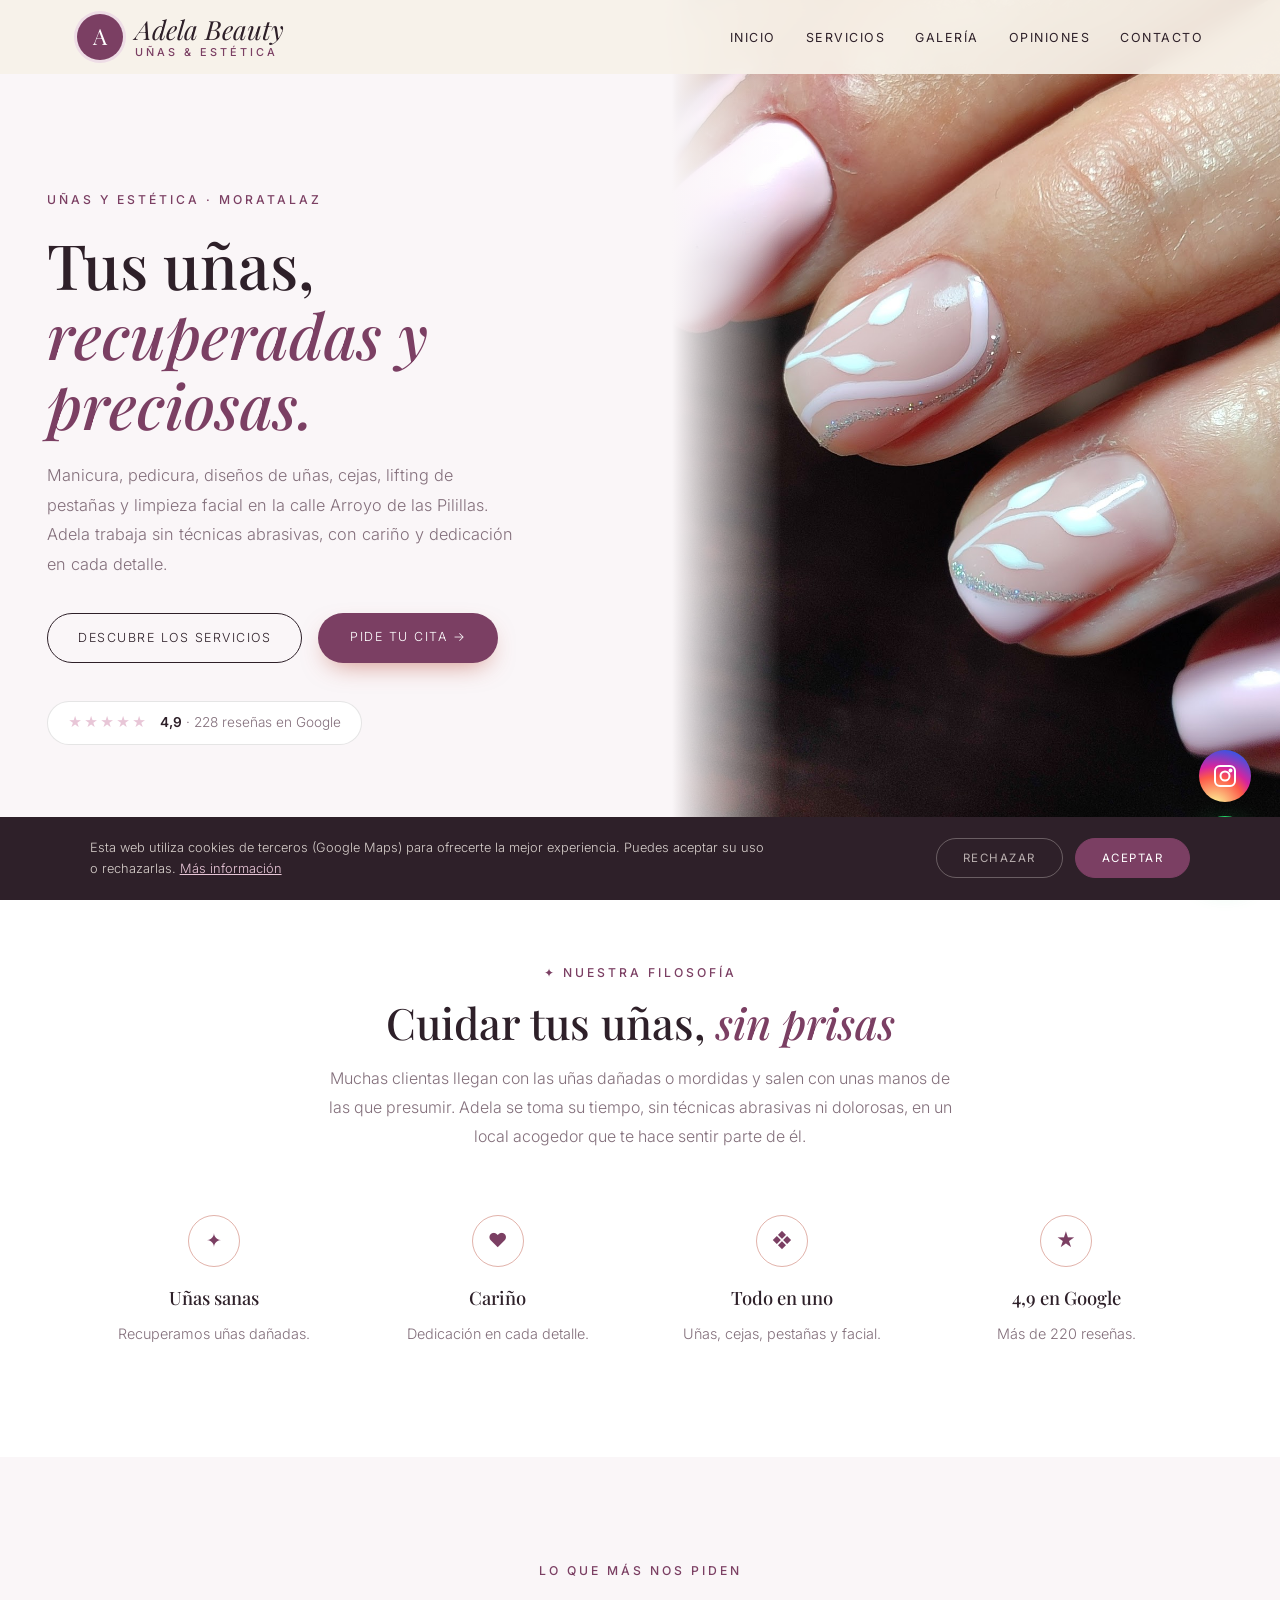
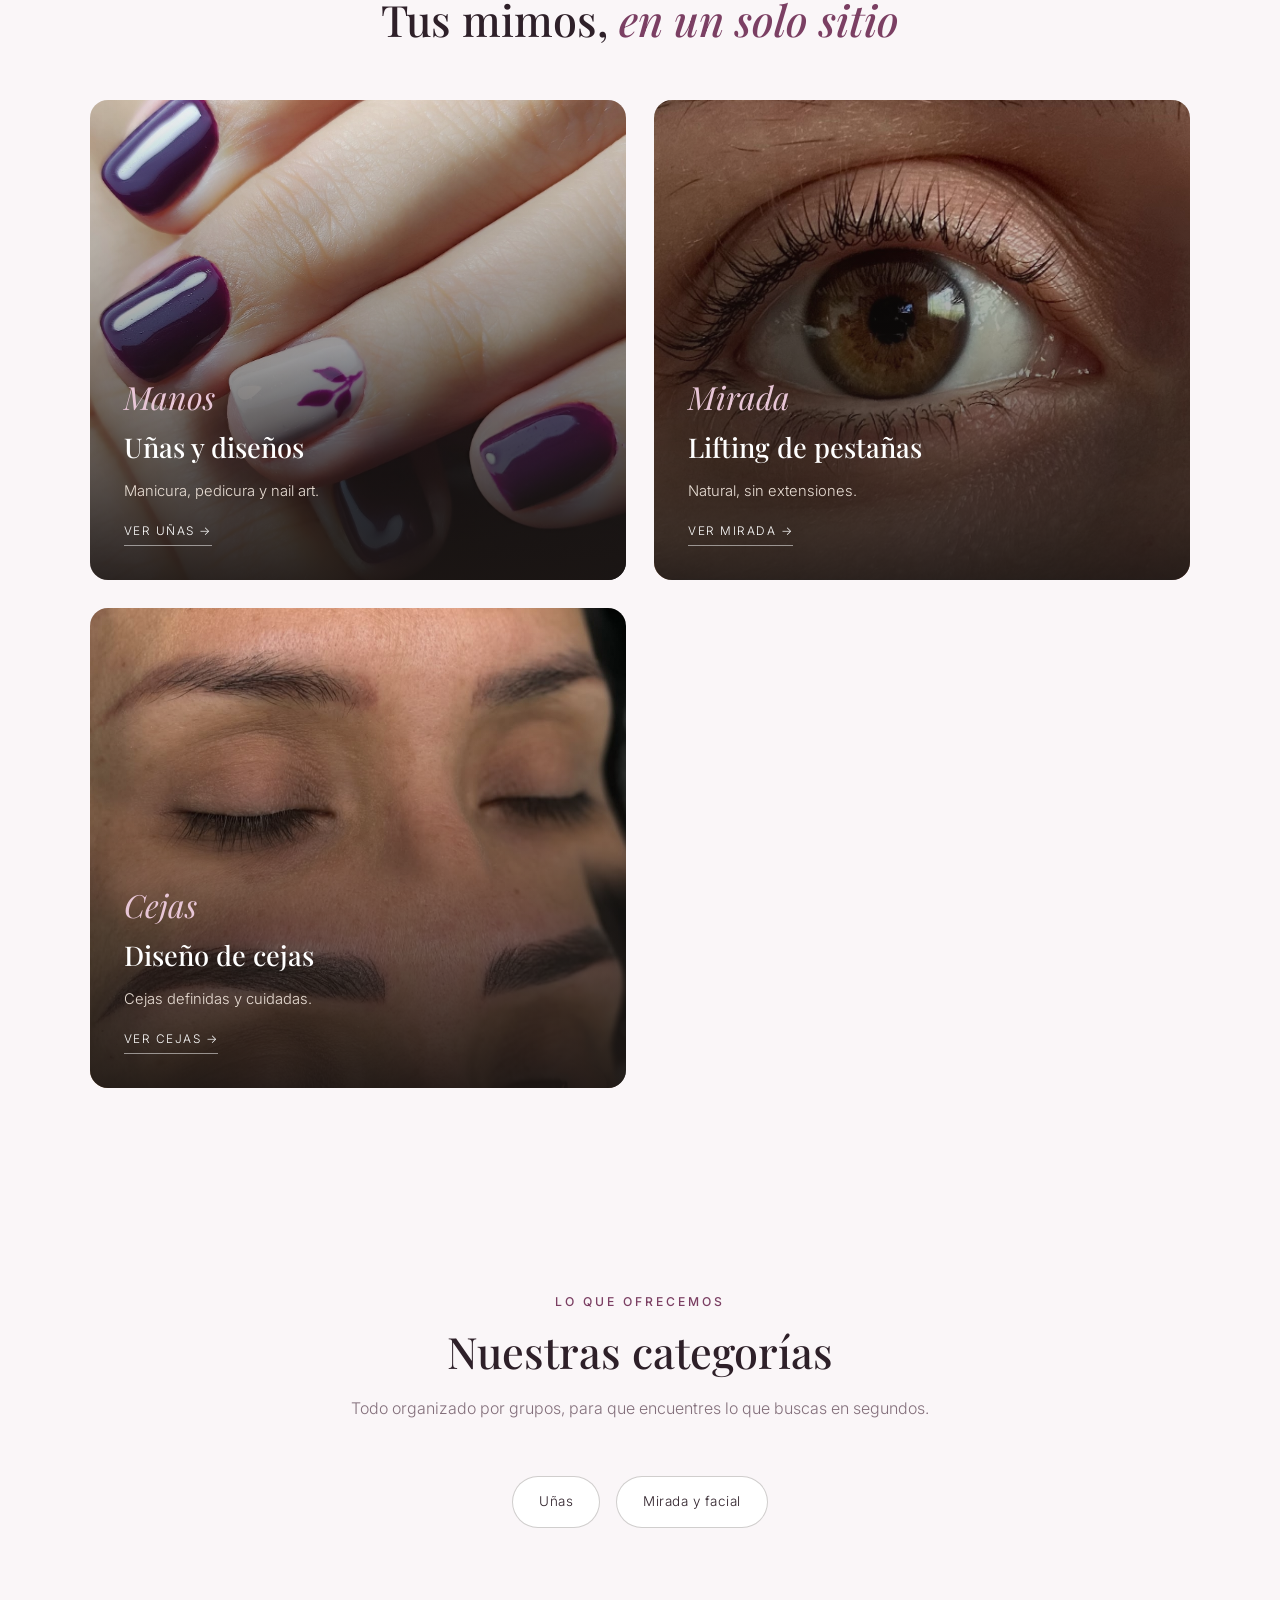
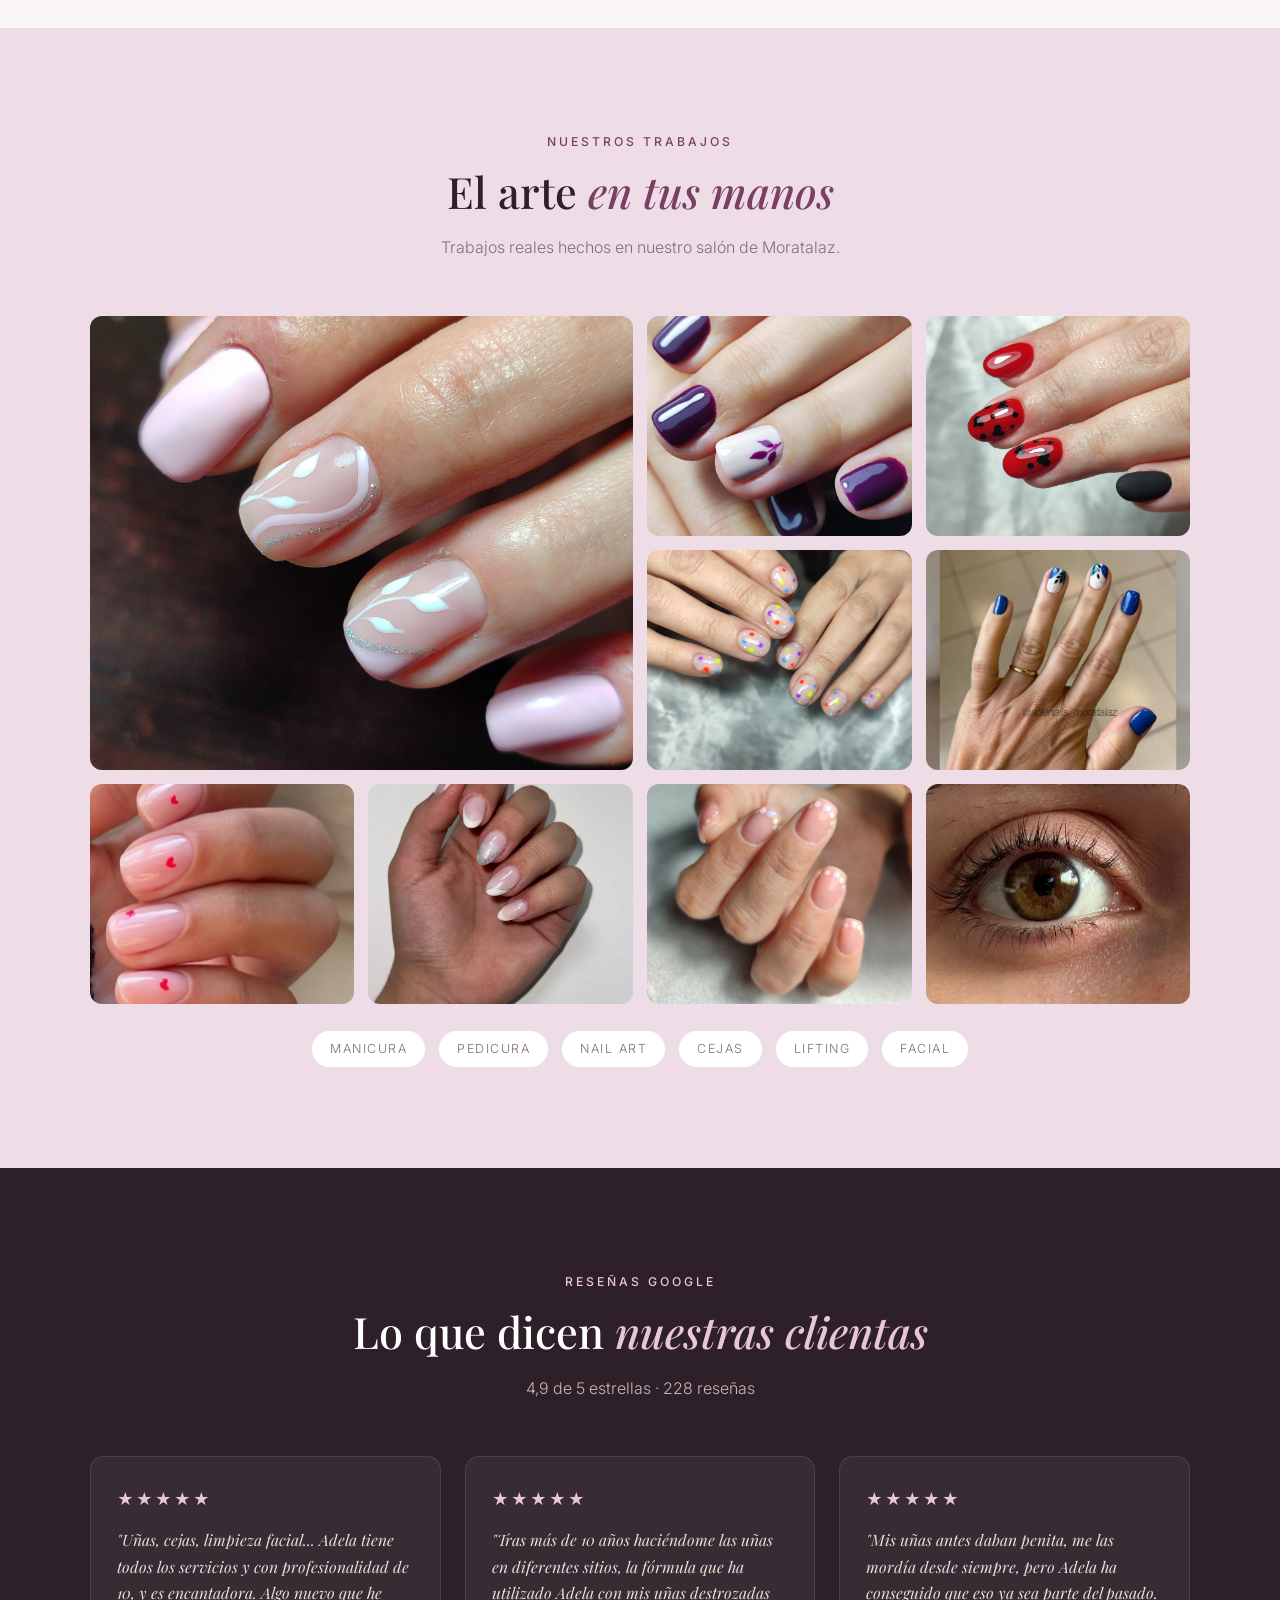
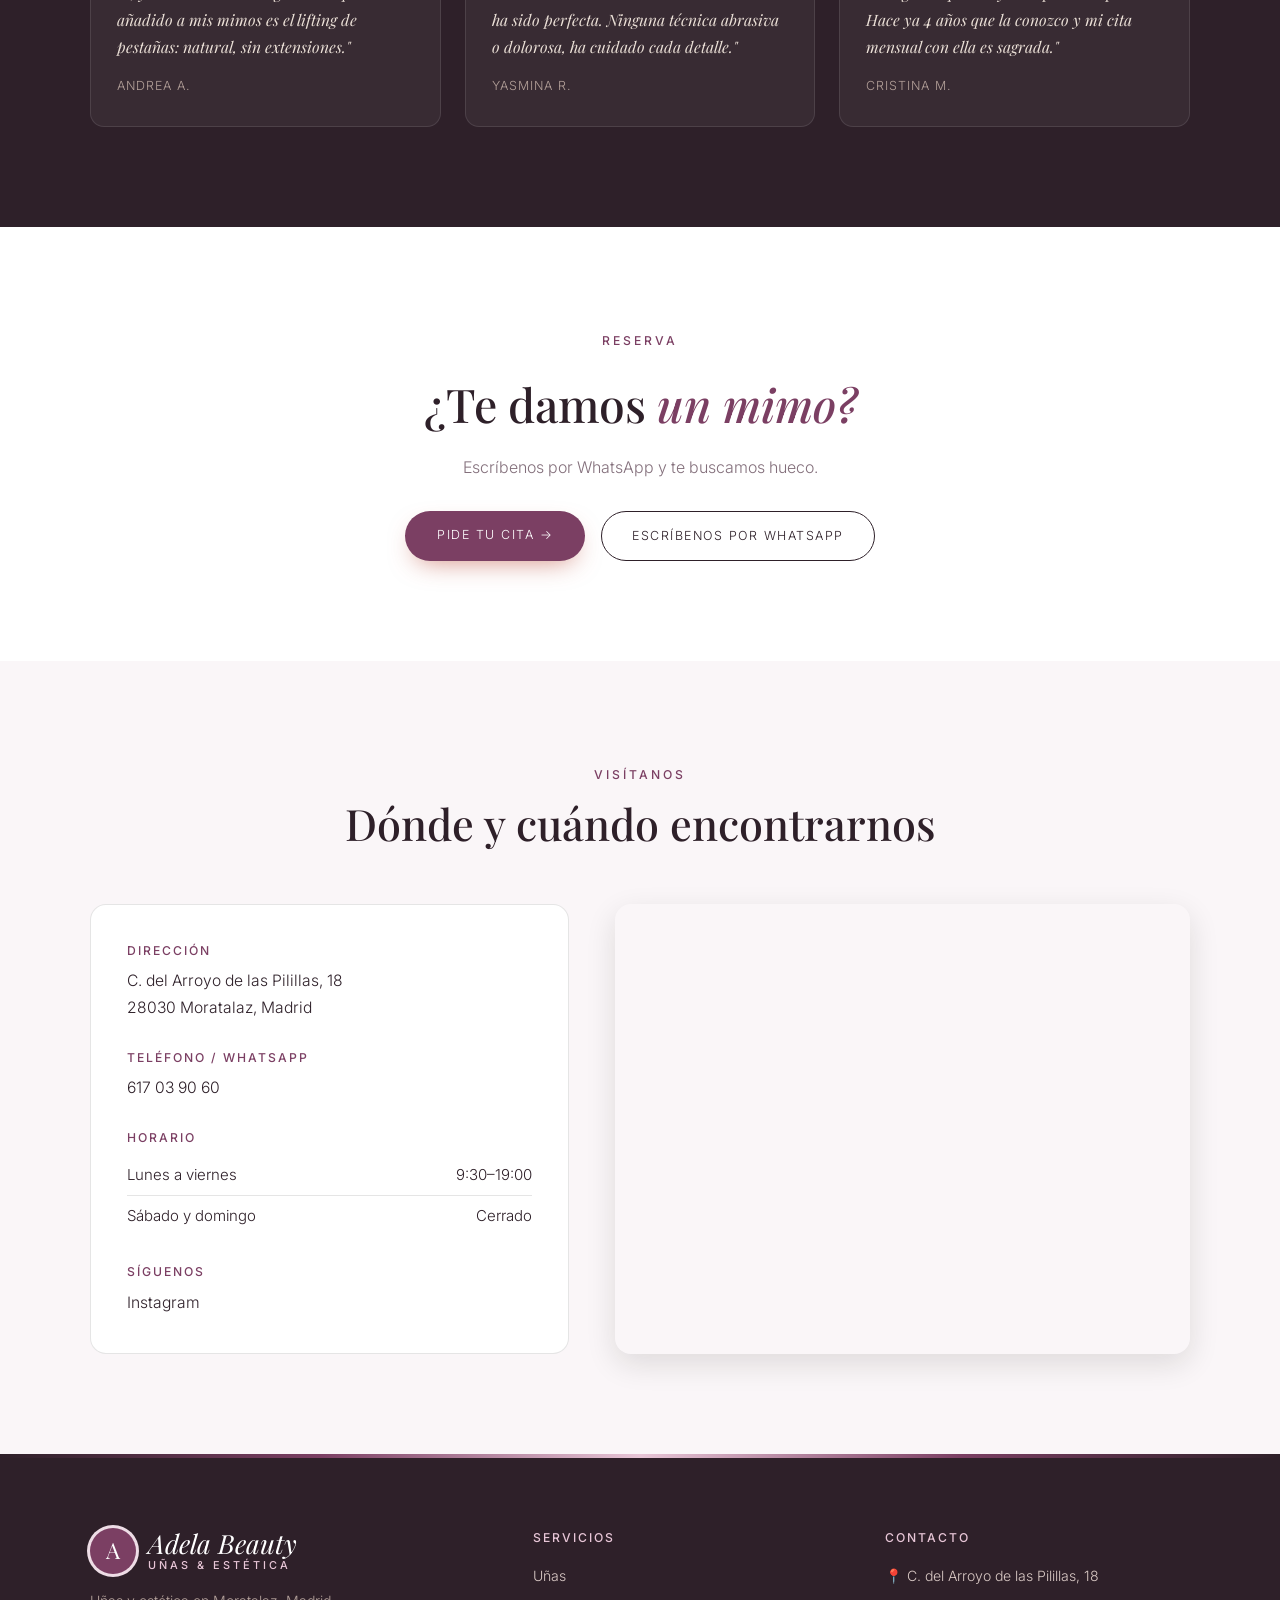
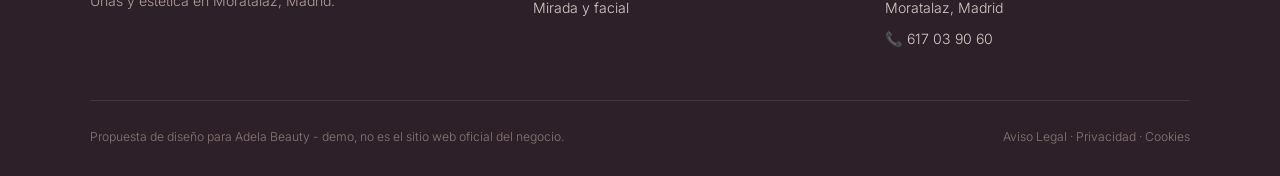
<file: index.html>
<!DOCTYPE html>
<html lang="es">
<head>
<meta charset="UTF-8">
<meta name="viewport" content="width=device-width, initial-scale=1.0">
<title>Adela Beauty — Uñas y estética en Moratalaz</title>
<meta name="description" content="Adela Beauty, salón de manicura y pedicura en C. del Arroyo de las Pilillas 18, Moratalaz (Madrid). Uñas, cejas, lifting de pestañas y limpieza facial. 4,9★ con 228 reseñas en Google.">
<meta name="theme-color" content="#2e2029">
<meta property="og:title" content="Adela Beauty · Madrid">
<meta property="og:image" content="maps_01.jpg">

<link rel="preconnect" href="https://fonts.googleapis.com"><link rel="preconnect" href="https://fonts.gstatic.com" crossorigin><link href="https://fonts.googleapis.com/css2?family=Playfair+Display:ital,wght@0,500;0,600;1,500&family=Inter:wght@300;400;500;600&display=swap" rel="stylesheet">
<link rel="stylesheet" href="styles.css">
</head>
<body>

<header id="header">
  <a href="index.html" class="logo" aria-label="Adela Beauty, inicio"><span class="logo-mark">A</span><span class="logo-text"><span class="script">Adela Beauty</span><small>uñas &amp; estética</small></span></a>
  <nav id="nav" aria-label="Navegación principal"><ul><li><a href="index.html#inicio">Inicio</a></li><li><a href="servicios.html">Servicios</a></li><li><a href="index.html#galeria">Galería</a></li><li><a href="index.html#opiniones">Opiniones</a></li><li><a href="index.html#contacto">Contacto</a></li></ul></nav><button class="nav-toggle" id="navToggle" aria-label="Abrir menú">☰</button>
</header>

<section class="hero" id="inicio">
  <div class="hero-text">
    <span class="eyebrow">Uñas y estética · Moratalaz</span>
    <h1>Tus uñas, <em>recuperadas y preciosas.</em></h1>
    <p>Manicura, pedicura, diseños de uñas, cejas, lifting de pestañas y limpieza facial en la calle Arroyo de las Pilillas. Adela trabaja sin técnicas abrasivas, con cariño y dedicación en cada detalle.</p>
    <div class="hero-ctas">
      <a href="servicios.html" class="btn-outline">Descubre los servicios</a>
      <a href="https://wa.me/34617039060?text=Hola%2C%20he%20visto%20vuestra%20web%20y%20me%20gustar%C3%ADa%20pedir%20cita%20en%20Adela%20Beauty" class="btn-solid" target="_blank" rel="noopener">Pide tu cita →</a>
    </div>
    <a class="hero-rating" href="https://www.google.com/maps/search/?api=1&query=Adela+Beauty,+Calle+del+Arroyo+de+las+Pilillas+18,+Madrid" target="_blank" rel="noopener"><span class="stars">★★★★★</span><span><strong>4,9</strong> · 228 reseñas en Google</span></a>
  </div>
  <div class="hero-img"><img src="maps_01.jpg" alt="Uñas con diseño de hojas de Adela Beauty, Moratalaz" style="object-position:center 50%;"></div>
</section>

<section class="trust">
  <div class="section-head">
    <span class="eyebrow">✦ Nuestra filosofía</span>
    <h2>Cuidar tus uñas, <em>sin prisas</em></h2>
    <p>Muchas clientas llegan con las uñas dañadas o mordidas y salen con unas manos de las que presumir. Adela se toma su tiempo, sin técnicas abrasivas ni dolorosas, en un local acogedor que te hace sentir parte de él.</p>
  </div>
  <div class="trust-grid">
    <div class="trust-card"><span class="trust-ic">✦</span><h3>Uñas sanas</h3><p>Recuperamos uñas dañadas.</p></div>
    <div class="trust-card"><span class="trust-ic">♥</span><h3>Cariño</h3><p>Dedicación en cada detalle.</p></div>
    <div class="trust-card"><span class="trust-ic">❖</span><h3>Todo en uno</h3><p>Uñas, cejas, pestañas y facial.</p></div>
    <div class="trust-card"><span class="trust-ic">★</span><h3>4,9 en Google</h3><p>Más de 220 reseñas.</p></div>
  </div>
</section>

<section class="worlds">
  <div class="section-head">
    <span class="eyebrow">Lo que más nos piden</span>
    <h2>Tus mimos, <em>en un solo sitio</em></h2>
  </div>
  <div class="worlds-grid">
    <a href="servicios.html#unas" class="world-card"><img src="maps_06.jpg" alt="Uñas y diseños"><div class="world-text"><span class="script">Manos</span><h3>Uñas y diseños</h3><p>Manicura, pedicura y nail art.</p><span class="world-link">Ver uñas →</span></div></a>
    <a href="servicios.html#mirada" class="world-card"><img src="maps_09.jpg" alt="Lifting de pestañas"><div class="world-text"><span class="script">Mirada</span><h3>Lifting de pestañas</h3><p>Natural, sin extensiones.</p><span class="world-link">Ver mirada →</span></div></a>
    <a href="servicios.html#mirada" class="world-card"><img src="maps_10.jpg" alt="Diseño de cejas"><div class="world-text"><span class="script">Cejas</span><h3>Diseño de cejas</h3><p>Cejas definidas y cuidadas.</p><span class="world-link">Ver cejas →</span></div></a>
  </div>
</section>

<section>
  <div class="section-head">
    <span class="eyebrow">Lo que ofrecemos</span>
    <h2>Nuestras categorías</h2>
    <p>Todo organizado por grupos, para que encuentres lo que buscas en segundos.</p>
  </div>
  <div class="cat-pills">
    <a href="servicios.html#unas" class="cat-pill">Uñas</a>
    <a href="servicios.html#mirada" class="cat-pill">Mirada y facial</a>
  </div>
</section>

<section class="gallery-wrap" id="galeria">
  <div class="section-head">
    <span class="eyebrow">Nuestros trabajos</span>
    <h2>El arte <em>en tus manos</em></h2>
    <p>Trabajos reales hechos en nuestro salón de Moratalaz.</p>
  </div>
  <div class="gallery">
    <figure class="big"><img src="maps_01.jpg" alt="Uñas rosa con hojas blancas" loading="lazy"></figure>
    <figure><img src="maps_06.jpg" alt="Uñas berenjena con detalle floral" loading="lazy"></figure>
    <figure><img src="maps_08.jpg" alt="Uñas rojas con diseño animal" loading="lazy"></figure>
    <figure><img src="maps_07.jpg" alt="Uñas nude con puntos de colores" loading="lazy"></figure>
    <figure><img src="maps_04.jpg" alt="Uñas azul eléctrico con diseño" loading="lazy"></figure>
    <figure><img src="maps_03.jpg" alt="Uñas nude con corazones" loading="lazy"></figure>
    <figure><img src="maps_05.jpg" alt="Francesa en degradado" loading="lazy"></figure>
    <figure><img src="maps_02.jpg" alt="Uñas nude con detalles" loading="lazy"></figure>
    <figure><img src="maps_09.jpg" alt="Lifting de pestañas" loading="lazy"></figure>
  </div>
  <div class="brands"><span>Manicura</span><span>Pedicura</span><span>Nail art</span><span>Cejas</span><span>Lifting</span><span>Facial</span></div>
</section>

<section class="reviews-wrap" id="opiniones">
  <div class="section-head">
    <span class="eyebrow">Reseñas Google</span>
    <h2>Lo que dicen <em>nuestras clientas</em></h2>
    <p>4,9 de 5 estrellas · 228 reseñas</p>
  </div>
  <div class="review-grid">
    <div class="review-card"><div class="stars">★★★★★</div><p>"Uñas, cejas, limpieza facial... Adela tiene todos los servicios y con profesionalidad de 10, y es encantadora. Algo nuevo que he añadido a mis mimos es el lifting de pestañas: natural, sin extensiones."</p><cite>Andrea A.</cite></div>
    <div class="review-card"><div class="stars">★★★★★</div><p>"Tras más de 10 años haciéndome las uñas en diferentes sitios, la fórmula que ha utilizado Adela con mis uñas destrozadas ha sido perfecta. Ninguna técnica abrasiva o dolorosa, ha cuidado cada detalle."</p><cite>Yasmina R.</cite></div>
    <div class="review-card"><div class="stars">★★★★★</div><p>"Mis uñas antes daban penita, me las mordía desde siempre, pero Adela ha conseguido que eso ya sea parte del pasado. Hace ya 4 años que la conozco y mi cita mensual con ella es sagrada."</p><cite>Cristina M.</cite></div>
  </div>
</section>

<section class="cta-section">
  <span class="eyebrow">Reserva</span>
  <h2>¿Te damos <em>un mimo?</em></h2>
  <p>Escríbenos por WhatsApp y te buscamos hueco.</p>
  <div class="cta-row">
    <a href="https://wa.me/34617039060?text=Hola%2C%20he%20visto%20vuestra%20web%20y%20me%20gustar%C3%ADa%20pedir%20cita%20en%20Adela%20Beauty" class="btn-solid" target="_blank" rel="noopener">Pide tu cita →</a>
    <a href="https://wa.me/34617039060?text=Hola%2C%20he%20visto%20vuestra%20web%20y%20me%20gustar%C3%ADa%20pedir%20cita%20en%20Adela%20Beauty" class="btn-outline" target="_blank" rel="noopener">Escríbenos por WhatsApp</a>
  </div>
</section>

<section class="contact-section" id="contacto">
  <div class="section-head">
    <span class="eyebrow">Visítanos</span>
    <h2>Dónde y cuándo encontrarnos</h2>
  </div>
  <div class="contact-grid">
    <div class="contact-info">
      <div class="contact-block"><h3>Dirección</h3><p>C. del Arroyo de las Pilillas, 18<br>28030 Moratalaz, Madrid</p></div>
      <div class="contact-block"><h3>Teléfono / WhatsApp</h3><p><a href="tel:+34617039060">617 03 90 60</a></p></div>
      <div class="contact-block"><h3>Horario</h3><ul class="hours-list"><li><span>Lunes a viernes</span><span>9:30–19:00</span></li><li><span>Sábado y domingo</span><span>Cerrado</span></li></ul></div>
      <div class="contact-block"><h3>Síguenos</h3><p><a href="https://www.instagram.com/adelabeautymoratalaz/" target="_blank" rel="noopener">Instagram</a></p></div>
    </div>
    <div class="contact-map">
      <iframe title="Mapa de Adela Beauty" src="https://www.google.com/maps?q=Adela+Beauty,+Calle+del+Arroyo+de+las+Pilillas+18,+Madrid&output=embed" width="100%" height="100%" style="border:0;" allowfullscreen="" loading="lazy" referrerpolicy="no-referrer-when-downgrade"></iframe>
    </div>
  </div>
</section>

<footer>
  <div class="footer-grid">
    <div class="footer-brand">
      <a href="index.html" class="logo light"><span class="logo-mark">A</span><span class="logo-text"><span class="script">Adela Beauty</span><small>uñas &amp; estética</small></span></a>
      <p>Uñas y estética en Moratalaz, Madrid.</p>
    </div>
    <div><h4>Servicios</h4><ul><li><a href="servicios.html#unas">Uñas</a></li><li><a href="servicios.html#mirada">Mirada y facial</a></li></ul></div>
    <div><h4>Contacto</h4><ul><li>📍 C. del Arroyo de las Pilillas, 18</li><li>Moratalaz, Madrid</li><li>📞 <a href="tel:+34617039060">617 03 90 60</a></li></ul></div>
  </div>
  <div class="footer-bottom">
    <span>Propuesta de diseño para Adela Beauty - demo, no es el sitio web oficial del negocio.</span>
    <span><a href="aviso-legal.html">Aviso Legal</a> &middot; <a href="politica-privacidad.html">Privacidad</a> &middot; <a href="politica-cookies.html">Cookies</a></span>
  </div>
</footer>

<div id="cookie-banner" class="cookie-banner"><p>Esta web utiliza cookies de terceros (Google Maps) para ofrecerte la mejor experiencia. Puedes aceptar su uso o rechazarlas. <a href="politica-cookies.html">Más información</a></p><div class="cookie-actions"><button onclick="setCookieChoice('rejected')" class="ck-reject">Rechazar</button><button onclick="setCookieChoice('accepted')" class="ck-accept">Aceptar</button></div></div>
<div class="social-fabs"><a class="ig-fab" href="https://www.instagram.com/adelabeautymoratalaz/" target="_blank" rel="noopener" aria-label="Visitar Instagram"><svg width="24" height="24" viewBox="0 0 24 24" fill="none" stroke="white" stroke-width="2"><rect x="2" y="2" width="20" height="20" rx="5"/><circle cx="12" cy="12" r="4.5"/><circle cx="17.5" cy="6.5" r="1" fill="white"/></svg></a><a class="wa-fab" href="https://wa.me/34617039060?text=Hola%2C%20he%20visto%20vuestra%20web%20y%20me%20gustar%C3%ADa%20pedir%20cita%20en%20Adela%20Beauty" target="_blank" rel="noopener" aria-label="Escribir por WhatsApp"><svg width="28" height="28" viewBox="0 0 24 24" fill="white"><path d="M17.5 14.4c-.3-.1-1.8-.9-2-1s-.5-.1-.7.1-.8 1-.9 1.2-.3.2-.6.1a8.2 8.2 0 0 1-2.4-1.5 9 9 0 0 1-1.7-2.1c-.2-.3 0-.5.1-.6l.4-.5.3-.5v-.5l-.9-2.2c-.2-.6-.5-.5-.7-.5h-.6a1.1 1.1 0 0 0-.8.4 3.4 3.4 0 0 0-1 2.5 5.9 5.9 0 0 0 1.2 3.1 13.5 13.5 0 0 0 5.2 4.6c2.6 1 2.6.7 3.1.6a2.6 2.6 0 0 0 1.7-1.2 2.1 2.1 0 0 0 .2-1.2c-.1-.1-.3-.2-.6-.3ZM12 21.8a9.8 9.8 0 0 1-5-1.4l-.4-.2-3.7 1 1-3.6-.2-.4A9.8 9.8 0 1 1 12 21.8Zm8.4-18.3A11.8 11.8 0 0 0 1.8 17.7L.2 23.8l6.3-1.6a11.8 11.8 0 0 0 5.6 1.4A11.8 11.8 0 0 0 20.4 3.5Z"/></svg></a></div>
<script src="main.js"></script>
</body>
</html>
</file>
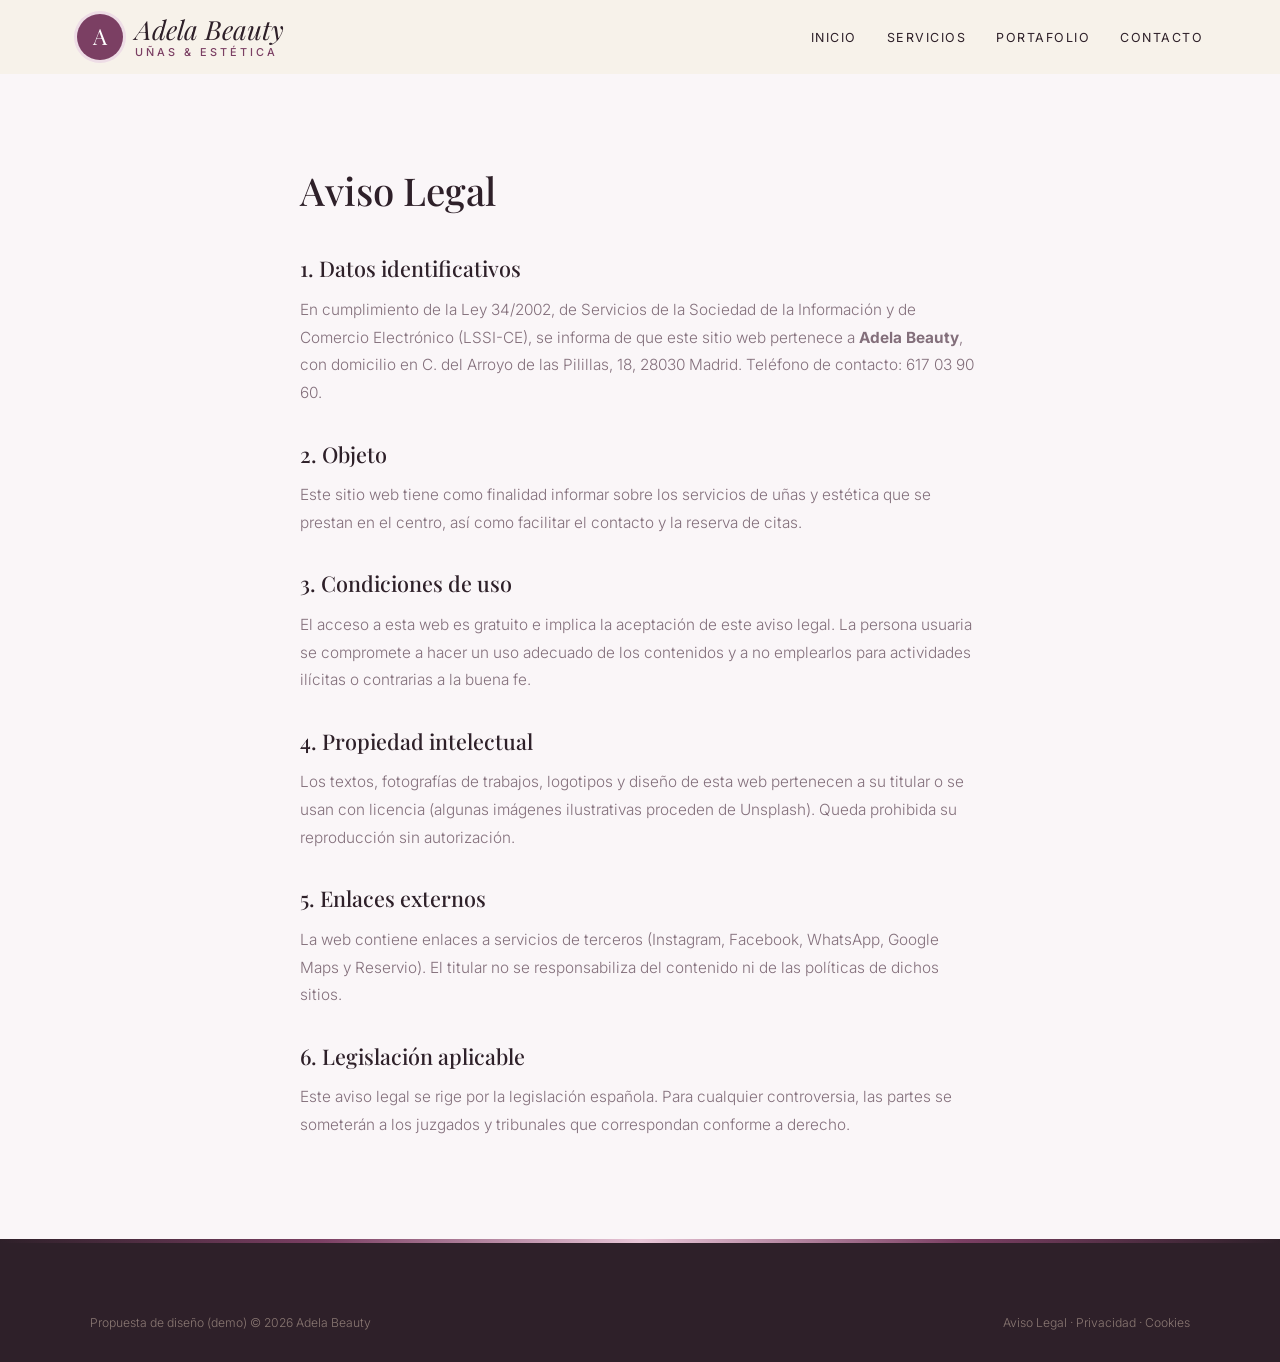
<file: aviso-legal.html>
<!DOCTYPE html>
<html lang="es">
<head>
<meta charset="UTF-8">
<meta name="viewport" content="width=device-width, initial-scale=1.0">
<title>Aviso Legal — Adela Beauty</title>
<meta name="robots" content="noindex">

<link rel="preconnect" href="https://fonts.googleapis.com">
<link href="https://fonts.googleapis.com/css2?family=Playfair+Display:ital,wght@0,500;0,600;1,500&family=Inter:wght@300;400;500;600&display=swap" rel="stylesheet">
<link rel="stylesheet" href="styles.css">
</head>
<body>
<header id="header" class="scrolled">
  <a href="index.html" class="logo" aria-label="Adela Beauty, inicio">
    <span class="logo-mark">A</span>
    <span class="logo-text"><span class="script">Adela Beauty</span><small>uñas &amp; estética</small></span>
  </a>
  <nav id="nav" aria-label="Navegación principal">
    <ul>
      <li><a href="index.html#inicio">Inicio</a></li>
      <li><a href="servicios.html">Servicios</a></li>
      <li><a href="portafolio.html">Portafolio</a></li>
      <li><a href="index.html#contacto">Contacto</a></li>
    </ul>
  </nav>
  <button class="nav-toggle" id="navToggle" aria-label="Abrir menú">☰</button>
</header>
<main class="legal"><h1>Aviso Legal</h1>
<h2>1. Datos identificativos</h2>
<p>En cumplimiento de la Ley 34/2002, de Servicios de la Sociedad de la Información y de Comercio Electrónico (LSSI-CE), se informa de que este sitio web pertenece a <strong>Adela Beauty</strong>, con domicilio en C. del Arroyo de las Pilillas, 18, 28030 Madrid. Teléfono de contacto: 617 03 90 60.</p>
<h2>2. Objeto</h2>
<p>Este sitio web tiene como finalidad informar sobre los servicios de uñas y estética que se prestan en el centro, así como facilitar el contacto y la reserva de citas.</p>
<h2>3. Condiciones de uso</h2>
<p>El acceso a esta web es gratuito e implica la aceptación de este aviso legal. La persona usuaria se compromete a hacer un uso adecuado de los contenidos y a no emplearlos para actividades ilícitas o contrarias a la buena fe.</p>
<h2>4. Propiedad intelectual</h2>
<p>Los textos, fotografías de trabajos, logotipos y diseño de esta web pertenecen a su titular o se usan con licencia (algunas imágenes ilustrativas proceden de Unsplash). Queda prohibida su reproducción sin autorización.</p>
<h2>5. Enlaces externos</h2>
<p>La web contiene enlaces a servicios de terceros (Instagram, Facebook, WhatsApp, Google Maps y Reservio). El titular no se responsabiliza del contenido ni de las políticas de dichos sitios.</p>
<h2>6. Legislación aplicable</h2>
<p>Este aviso legal se rige por la legislación española. Para cualquier controversia, las partes se someterán a los juzgados y tribunales que correspondan conforme a derecho.</p></main>
<footer>
  <div class="footer-bottom" style="margin-top:0">
    <span>Propuesta de diseño (demo) © 2026 Adela Beauty</span>
    <span><a href="aviso-legal.html">Aviso Legal</a> &middot; <a href="politica-privacidad.html">Privacidad</a> &middot; <a href="politica-cookies.html">Cookies</a></span>
  </div>
</footer>
<script src="main.js"></script>
</body>
</html>
</file>
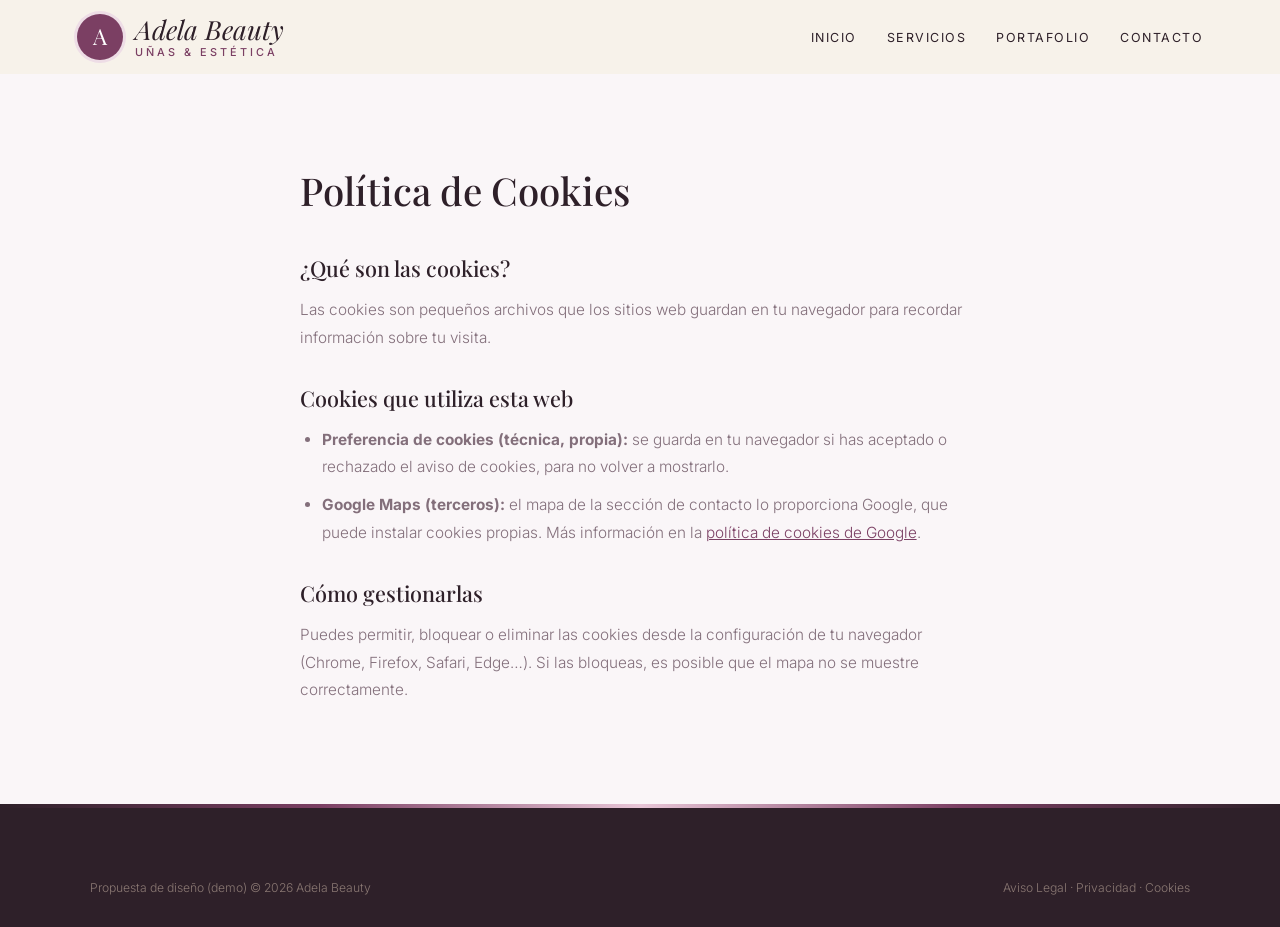
<file: politica-cookies.html>
<!DOCTYPE html>
<html lang="es">
<head>
<meta charset="UTF-8">
<meta name="viewport" content="width=device-width, initial-scale=1.0">
<title>Política de Cookies — Adela Beauty</title>
<meta name="robots" content="noindex">

<link rel="preconnect" href="https://fonts.googleapis.com">
<link href="https://fonts.googleapis.com/css2?family=Playfair+Display:ital,wght@0,500;0,600;1,500&family=Inter:wght@300;400;500;600&display=swap" rel="stylesheet">
<link rel="stylesheet" href="styles.css">
</head>
<body>
<header id="header" class="scrolled">
  <a href="index.html" class="logo" aria-label="Adela Beauty, inicio">
    <span class="logo-mark">A</span>
    <span class="logo-text"><span class="script">Adela Beauty</span><small>uñas &amp; estética</small></span>
  </a>
  <nav id="nav" aria-label="Navegación principal">
    <ul>
      <li><a href="index.html#inicio">Inicio</a></li>
      <li><a href="servicios.html">Servicios</a></li>
      <li><a href="portafolio.html">Portafolio</a></li>
      <li><a href="index.html#contacto">Contacto</a></li>
    </ul>
  </nav>
  <button class="nav-toggle" id="navToggle" aria-label="Abrir menú">☰</button>
</header>
<main class="legal"><h1>Política de Cookies</h1>
<h2>¿Qué son las cookies?</h2>
<p>Las cookies son pequeños archivos que los sitios web guardan en tu navegador para recordar información sobre tu visita.</p>
<h2>Cookies que utiliza esta web</h2>
<ul>
<li><strong>Preferencia de cookies (técnica, propia):</strong> se guarda en tu navegador si has aceptado o rechazado el aviso de cookies, para no volver a mostrarlo.</li>
<li><strong>Google Maps (terceros):</strong> el mapa de la sección de contacto lo proporciona Google, que puede instalar cookies propias. Más información en la <a href="https://policies.google.com/technologies/cookies" target="_blank" rel="noopener">política de cookies de Google</a>.</li>
</ul>
<h2>Cómo gestionarlas</h2>
<p>Puedes permitir, bloquear o eliminar las cookies desde la configuración de tu navegador (Chrome, Firefox, Safari, Edge…). Si las bloqueas, es posible que el mapa no se muestre correctamente.</p></main>
<footer>
  <div class="footer-bottom" style="margin-top:0">
    <span>Propuesta de diseño (demo) © 2026 Adela Beauty</span>
    <span><a href="aviso-legal.html">Aviso Legal</a> &middot; <a href="politica-privacidad.html">Privacidad</a> &middot; <a href="politica-cookies.html">Cookies</a></span>
  </div>
</footer>
<script src="main.js"></script>
</body>
</html>
</file>
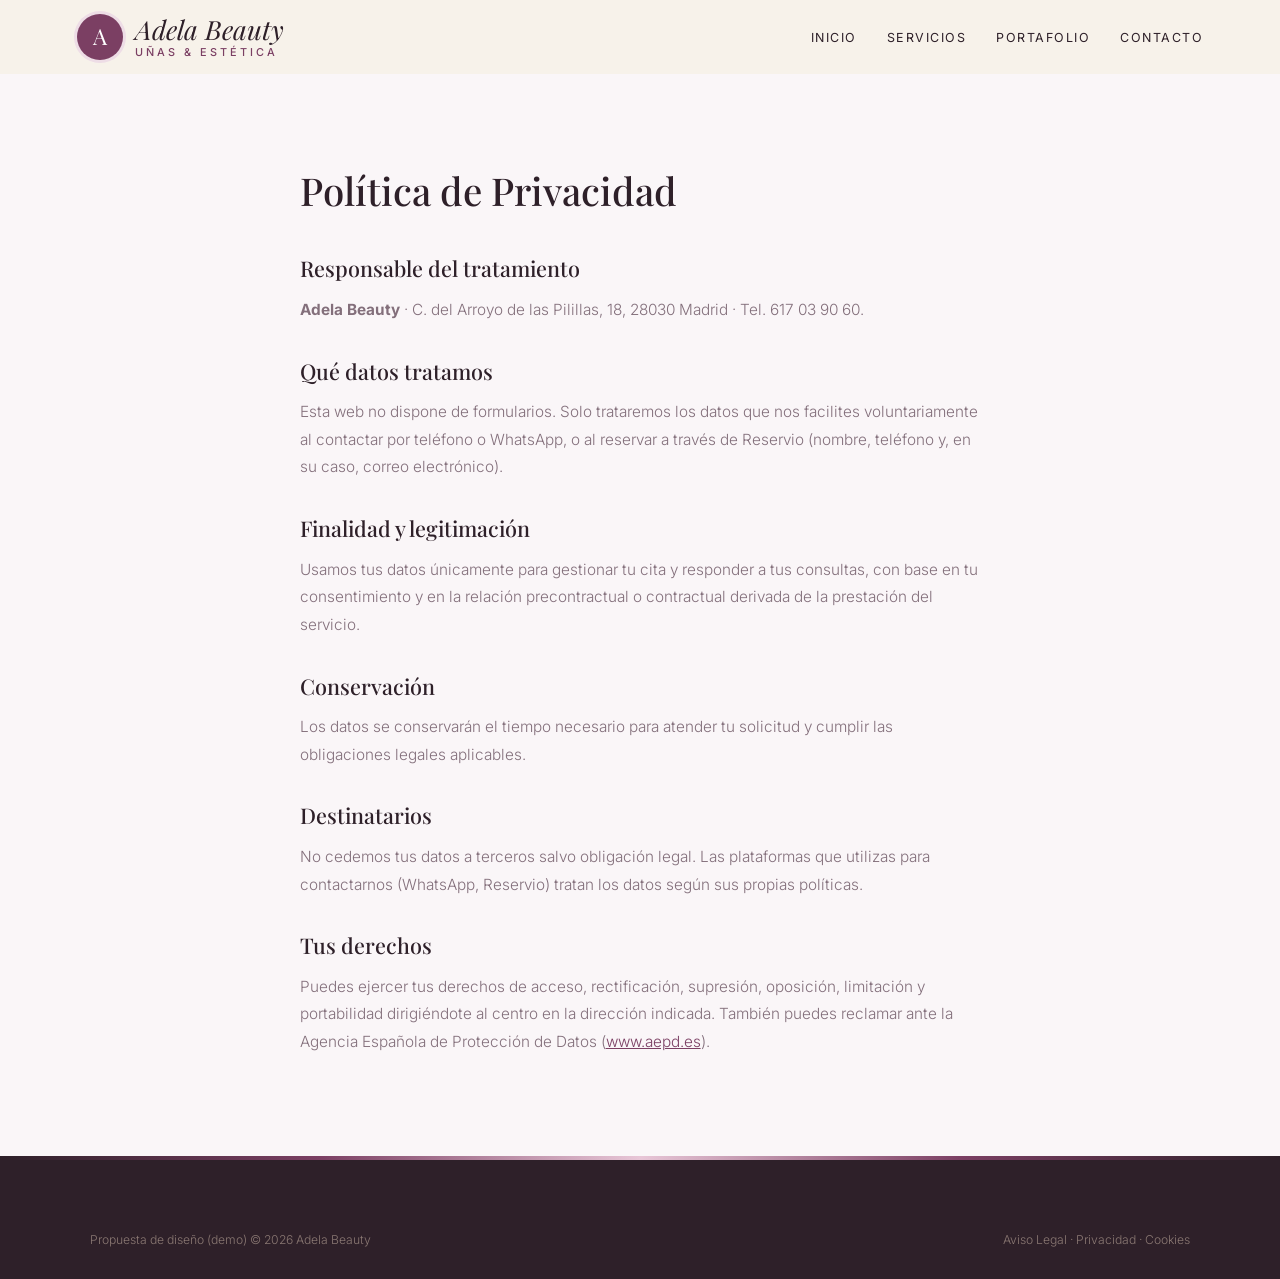
<file: politica-privacidad.html>
<!DOCTYPE html>
<html lang="es">
<head>
<meta charset="UTF-8">
<meta name="viewport" content="width=device-width, initial-scale=1.0">
<title>Política de Privacidad — Adela Beauty</title>
<meta name="robots" content="noindex">

<link rel="preconnect" href="https://fonts.googleapis.com">
<link href="https://fonts.googleapis.com/css2?family=Playfair+Display:ital,wght@0,500;0,600;1,500&family=Inter:wght@300;400;500;600&display=swap" rel="stylesheet">
<link rel="stylesheet" href="styles.css">
</head>
<body>
<header id="header" class="scrolled">
  <a href="index.html" class="logo" aria-label="Adela Beauty, inicio">
    <span class="logo-mark">A</span>
    <span class="logo-text"><span class="script">Adela Beauty</span><small>uñas &amp; estética</small></span>
  </a>
  <nav id="nav" aria-label="Navegación principal">
    <ul>
      <li><a href="index.html#inicio">Inicio</a></li>
      <li><a href="servicios.html">Servicios</a></li>
      <li><a href="portafolio.html">Portafolio</a></li>
      <li><a href="index.html#contacto">Contacto</a></li>
    </ul>
  </nav>
  <button class="nav-toggle" id="navToggle" aria-label="Abrir menú">☰</button>
</header>
<main class="legal"><h1>Política de Privacidad</h1>
<h2>Responsable del tratamiento</h2>
<p><strong>Adela Beauty</strong> · C. del Arroyo de las Pilillas, 18, 28030 Madrid · Tel. 617 03 90 60.</p>
<h2>Qué datos tratamos</h2>
<p>Esta web no dispone de formularios. Solo trataremos los datos que nos facilites voluntariamente al contactar por teléfono o WhatsApp, o al reservar a través de Reservio (nombre, teléfono y, en su caso, correo electrónico).</p>
<h2>Finalidad y legitimación</h2>
<p>Usamos tus datos únicamente para gestionar tu cita y responder a tus consultas, con base en tu consentimiento y en la relación precontractual o contractual derivada de la prestación del servicio.</p>
<h2>Conservación</h2>
<p>Los datos se conservarán el tiempo necesario para atender tu solicitud y cumplir las obligaciones legales aplicables.</p>
<h2>Destinatarios</h2>
<p>No cedemos tus datos a terceros salvo obligación legal. Las plataformas que utilizas para contactarnos (WhatsApp, Reservio) tratan los datos según sus propias políticas.</p>
<h2>Tus derechos</h2>
<p>Puedes ejercer tus derechos de acceso, rectificación, supresión, oposición, limitación y portabilidad dirigiéndote al centro en la dirección indicada. También puedes reclamar ante la Agencia Española de Protección de Datos (<a href="https://www.aepd.es" target="_blank" rel="noopener">www.aepd.es</a>).</p></main>
<footer>
  <div class="footer-bottom" style="margin-top:0">
    <span>Propuesta de diseño (demo) © 2026 Adela Beauty</span>
    <span><a href="aviso-legal.html">Aviso Legal</a> &middot; <a href="politica-privacidad.html">Privacidad</a> &middot; <a href="politica-cookies.html">Cookies</a></span>
  </div>
</footer>
<script src="main.js"></script>
</body>
</html>
</file>
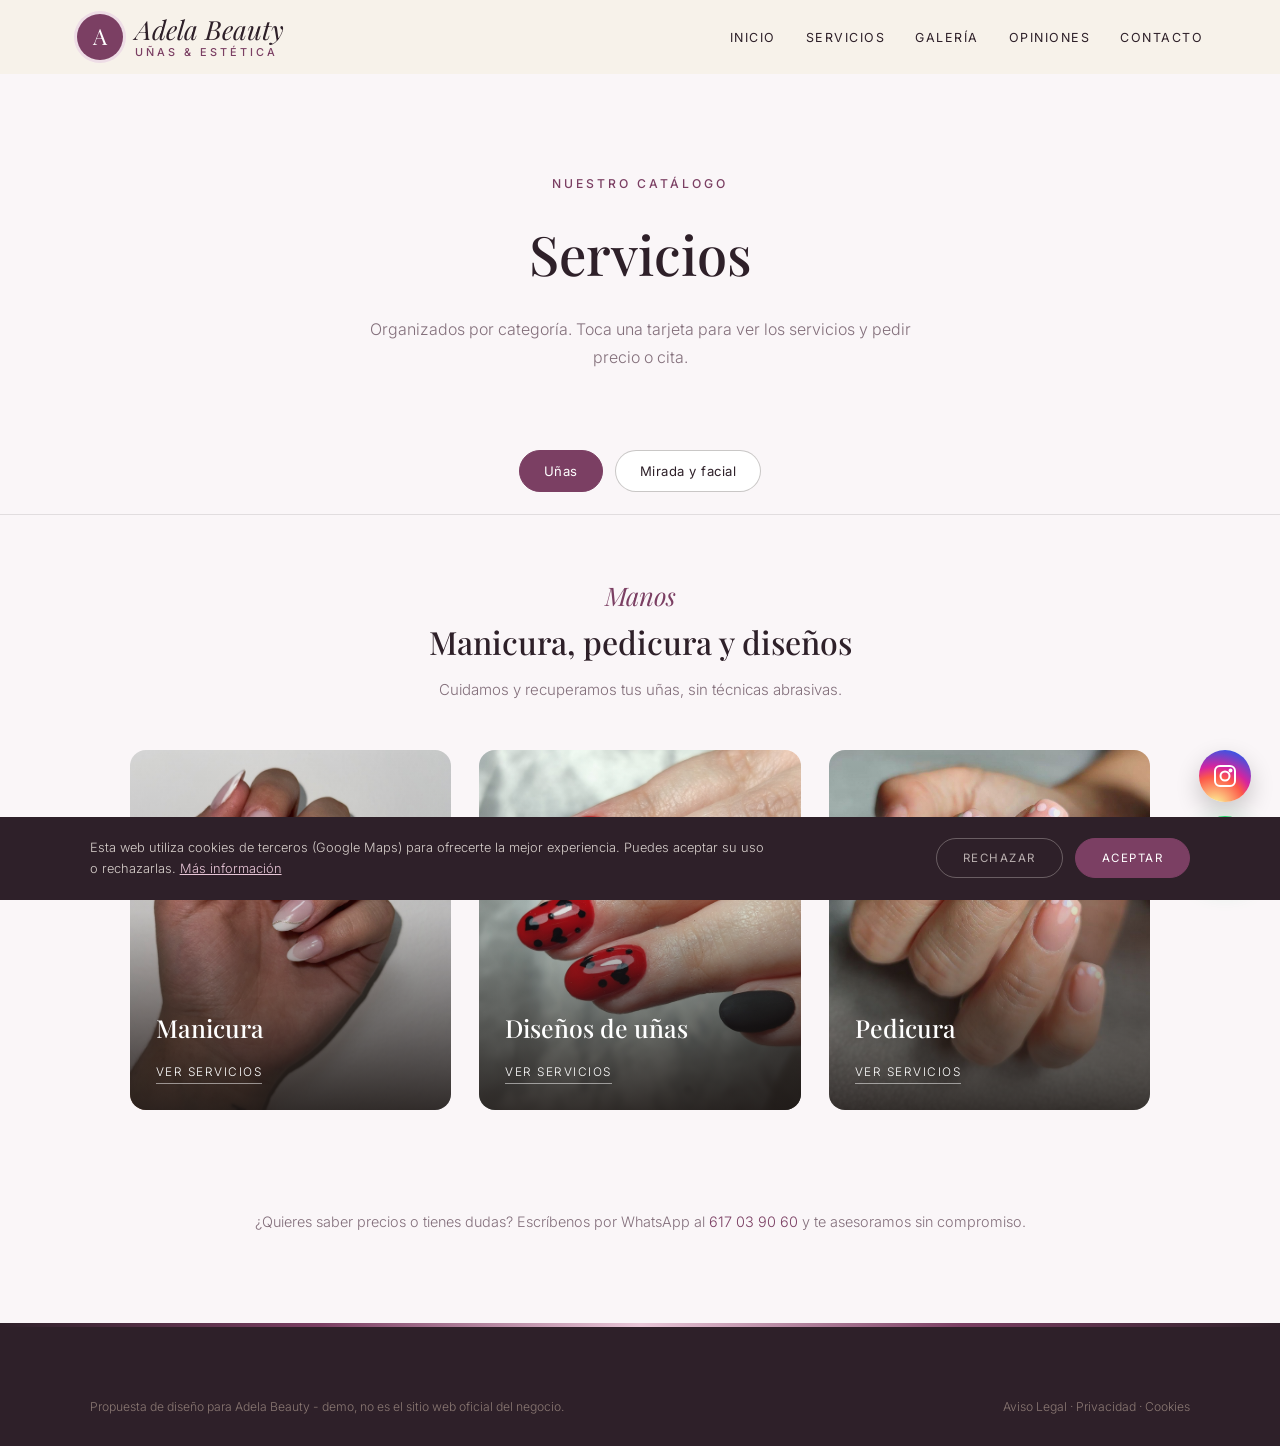
<file: servicios.html>
<!DOCTYPE html>
<html lang="es">
<head>
<meta charset="UTF-8">
<meta name="viewport" content="width=device-width, initial-scale=1.0">
<title>Servicios — Adela Beauty · Madrid</title>
<meta name="description" content="Servicios de Adela Beauty en Madrid.">

<link rel="preconnect" href="https://fonts.googleapis.com"><link rel="preconnect" href="https://fonts.gstatic.com" crossorigin><link href="https://fonts.googleapis.com/css2?family=Playfair+Display:ital,wght@0,500;0,600;1,500&family=Inter:wght@300;400;500;600&display=swap" rel="stylesheet">
<link rel="stylesheet" href="styles.css">
</head>
<body>

<header id="header" class="scrolled">
  <a href="index.html" class="logo" aria-label="Adela Beauty, inicio"><span class="logo-mark">A</span><span class="logo-text"><span class="script">Adela Beauty</span><small>uñas &amp; estética</small></span></a>
  <nav id="nav" aria-label="Navegación principal"><ul><li><a href="index.html#inicio">Inicio</a></li><li><a href="servicios.html">Servicios</a></li><li><a href="index.html#galeria">Galería</a></li><li><a href="index.html#opiniones">Opiniones</a></li><li><a href="index.html#contacto">Contacto</a></li></ul></nav><button class="nav-toggle" id="navToggle" aria-label="Abrir menú">☰</button>
</header>

<div class="page-hero">
  <span class="eyebrow">Nuestro catálogo</span>
  <h1>Servicios</h1>
  <p>Organizados por categoría. Toca una tarjeta para ver los servicios y pedir precio o cita.</p>
</div>

<div class="tabs">
  <button class="tab-btn active" data-tab="unas">Uñas</button>
  <button class="tab-btn" data-tab="mirada">Mirada y facial</button>
  
</div>

<div class="tab-panel active" id="unas">
  <div class="tab-intro"><span class="script">Manos</span><h2>Manicura, pedicura y diseños</h2><p>Cuidamos y recuperamos tus uñas, sin técnicas abrasivas.</p></div>
  <div class="cat-grid">
    <div class="cat-card" onclick="openModal('manicura')"><img src="maps_05.jpg" alt="Manicura" loading="lazy"><div class="cat-card-text"><h3>Manicura</h3><span>Ver servicios</span></div></div>
    <div class="cat-card" onclick="openModal('disenos')"><img src="maps_08.jpg" alt="Diseños de uñas" loading="lazy"><div class="cat-card-text"><h3>Diseños de uñas</h3><span>Ver servicios</span></div></div>
    <div class="cat-card" onclick="openModal('pedicura')"><img src="maps_02.jpg" alt="Pedicura" loading="lazy"><div class="cat-card-text"><h3>Pedicura</h3><span>Ver servicios</span></div></div>
  </div>
</div>

<div class="tab-panel" id="mirada">
  <div class="tab-intro"><span class="script">Rostro</span><h2>Cejas, pestañas y facial</h2><p>Resultados naturales que realzan tu mirada.</p></div>
  <div class="cat-grid">
    <div class="cat-card" onclick="openModal('lifting')"><img src="maps_09.jpg" alt="Lifting de pestañas" loading="lazy"><div class="cat-card-text"><h3>Lifting de pestañas</h3><span>Ver servicios</span></div></div>
    <div class="cat-card" onclick="openModal('cejas')"><img src="maps_10.jpg" alt="Cejas" loading="lazy"><div class="cat-card-text"><h3>Cejas</h3><span>Ver servicios</span></div></div>
    <div class="cat-card" onclick="openModal('facial')"><img src="stock_01.jpg" alt="Limpieza facial" loading="lazy"><div class="cat-card-text"><h3>Limpieza facial</h3><span>Ver servicios</span></div></div>
  </div>
</div>


<p class="services-note">¿Quieres saber precios o tienes dudas? Escríbenos por WhatsApp al <a href="https://wa.me/34617039060" target="_blank" rel="noopener" style="color:var(--red)">617 03 90 60</a> y te asesoramos sin compromiso.</p>

<div class="modal-overlay" id="modal-manicura"><div class="modal">
  <button class="modal-close" onclick="closeModal('manicura')" aria-label="Cerrar">×</button>
  <h3>Manicura</h3><p class="modal-sub">Manos</p>
  <div class="svc-row"><div><div class="svc-name">Manicura</div><span class="svc-desc"></span></div><div class="svc-price">Consultar</div></div>
  <div class="svc-row"><div><div class="svc-name">Recuperación de uñas dañadas o mordidas</div><span class="svc-desc"></span></div><div class="svc-price">Consultar</div></div>
  <a class="modal-cta alt" href="https://wa.me/34617039060?text=Hola%2C%20quiero%20informaci%C3%B3n%20sobre%20manicura" target="_blank" rel="noopener">Pedir cita por WhatsApp</a>
</div></div>

<div class="modal-overlay" id="modal-disenos"><div class="modal">
  <button class="modal-close" onclick="closeModal('disenos')" aria-label="Cerrar">×</button>
  <h3>Diseños de uñas</h3><p class="modal-sub">Nail art</p>
  <div class="svc-row"><div><div class="svc-name">Decoración y diseños a mano</div><span class="svc-desc"></span></div><div class="svc-price">Consultar</div></div>
  <a class="modal-cta alt" href="https://wa.me/34617039060?text=Hola%2C%20quiero%20informaci%C3%B3n%20sobre%20dise%C3%B1os%20de%20u%C3%B1as" target="_blank" rel="noopener">Pedir cita por WhatsApp</a>
</div></div>

<div class="modal-overlay" id="modal-pedicura"><div class="modal">
  <button class="modal-close" onclick="closeModal('pedicura')" aria-label="Cerrar">×</button>
  <h3>Pedicura</h3><p class="modal-sub">Pies</p>
  <div class="svc-row"><div><div class="svc-name">Pedicura</div><span class="svc-desc"></span></div><div class="svc-price">Consultar</div></div>
  <a class="modal-cta alt" href="https://wa.me/34617039060?text=Hola%2C%20quiero%20informaci%C3%B3n%20sobre%20pedicura" target="_blank" rel="noopener">Pedir cita por WhatsApp</a>
</div></div>

<div class="modal-overlay" id="modal-lifting"><div class="modal">
  <button class="modal-close" onclick="closeModal('lifting')" aria-label="Cerrar">×</button>
  <h3>Lifting de pestañas</h3><p class="modal-sub">Mirada</p>
  <div class="svc-row"><div><div class="svc-name">Lifting de pestañas, sin extensiones</div><span class="svc-desc"></span></div><div class="svc-price">Consultar</div></div>
  <a class="modal-cta alt" href="https://wa.me/34617039060?text=Hola%2C%20quiero%20informaci%C3%B3n%20sobre%20lifting%20de%20pesta%C3%B1as" target="_blank" rel="noopener">Pedir cita por WhatsApp</a>
</div></div>

<div class="modal-overlay" id="modal-cejas"><div class="modal">
  <button class="modal-close" onclick="closeModal('cejas')" aria-label="Cerrar">×</button>
  <h3>Cejas</h3><p class="modal-sub">Diseño</p>
  <div class="svc-row"><div><div class="svc-name">Diseño de cejas</div><span class="svc-desc"></span></div><div class="svc-price">Consultar</div></div>
  <a class="modal-cta alt" href="https://wa.me/34617039060?text=Hola%2C%20quiero%20informaci%C3%B3n%20sobre%20cejas" target="_blank" rel="noopener">Pedir cita por WhatsApp</a>
</div></div>

<div class="modal-overlay" id="modal-facial"><div class="modal">
  <button class="modal-close" onclick="closeModal('facial')" aria-label="Cerrar">×</button>
  <h3>Limpieza facial</h3><p class="modal-sub">Rostro</p>
  <div class="svc-row"><div><div class="svc-name">Limpieza facial</div><span class="svc-desc"></span></div><div class="svc-price">Consultar</div></div>
  <a class="modal-cta alt" href="https://wa.me/34617039060?text=Hola%2C%20quiero%20informaci%C3%B3n%20sobre%20limpieza%20facial" target="_blank" rel="noopener">Pedir cita por WhatsApp</a>
</div></div>


<footer>
  <div class="footer-bottom" style="margin-top:0">
    <span>Propuesta de diseño para Adela Beauty - demo, no es el sitio web oficial del negocio.</span>
    <span><a href="aviso-legal.html">Aviso Legal</a> &middot; <a href="politica-privacidad.html">Privacidad</a> &middot; <a href="politica-cookies.html">Cookies</a></span>
  </div>
</footer>

<div id="cookie-banner" class="cookie-banner"><p>Esta web utiliza cookies de terceros (Google Maps) para ofrecerte la mejor experiencia. Puedes aceptar su uso o rechazarlas. <a href="politica-cookies.html">Más información</a></p><div class="cookie-actions"><button onclick="setCookieChoice('rejected')" class="ck-reject">Rechazar</button><button onclick="setCookieChoice('accepted')" class="ck-accept">Aceptar</button></div></div>
<div class="social-fabs"><a class="ig-fab" href="https://www.instagram.com/adelabeautymoratalaz/" target="_blank" rel="noopener" aria-label="Visitar Instagram"><svg width="24" height="24" viewBox="0 0 24 24" fill="none" stroke="white" stroke-width="2"><rect x="2" y="2" width="20" height="20" rx="5"/><circle cx="12" cy="12" r="4.5"/><circle cx="17.5" cy="6.5" r="1" fill="white"/></svg></a><a class="wa-fab" href="https://wa.me/34617039060?text=Hola%2C%20he%20visto%20vuestra%20web%20y%20me%20gustar%C3%ADa%20pedir%20cita%20en%20Adela%20Beauty" target="_blank" rel="noopener" aria-label="Escribir por WhatsApp"><svg width="28" height="28" viewBox="0 0 24 24" fill="white"><path d="M17.5 14.4c-.3-.1-1.8-.9-2-1s-.5-.1-.7.1-.8 1-.9 1.2-.3.2-.6.1a8.2 8.2 0 0 1-2.4-1.5 9 9 0 0 1-1.7-2.1c-.2-.3 0-.5.1-.6l.4-.5.3-.5v-.5l-.9-2.2c-.2-.6-.5-.5-.7-.5h-.6a1.1 1.1 0 0 0-.8.4 3.4 3.4 0 0 0-1 2.5 5.9 5.9 0 0 0 1.2 3.1 13.5 13.5 0 0 0 5.2 4.6c2.6 1 2.6.7 3.1.6a2.6 2.6 0 0 0 1.7-1.2 2.1 2.1 0 0 0 .2-1.2c-.1-.1-.3-.2-.6-.3ZM12 21.8a9.8 9.8 0 0 1-5-1.4l-.4-.2-3.7 1 1-3.6-.2-.4A9.8 9.8 0 1 1 12 21.8Zm8.4-18.3A11.8 11.8 0 0 0 1.8 17.7L.2 23.8l6.3-1.6a11.8 11.8 0 0 0 5.6 1.4A11.8 11.8 0 0 0 20.4 3.5Z"/></svg></a></div>
<script src="main.js"></script>
</body>
</html>
</file>
<file: styles.css>
:root{
  --cream:#faf6f8; --paper:#ffffff; --tint:#eedde6; --ink:#2e2029; --dark:#2e2029; --muted:#836f7b;
  --red:#7b3f63; --red-dark:#5f2f4c; --teal:#7b3f63; --gold:#e8c6d7; --line:rgba(0,0,0,.1);
  --brand-gradient:linear-gradient(90deg,#2e2029,#7b3f63,#e8c6d7,#7b3f63,#2e2029);
}
*{margin:0;padding:0;box-sizing:border-box;}
html{scroll-behavior:smooth;}
body{font-family:'Inter',sans-serif;background:var(--cream);color:var(--ink);overflow-x:hidden;font-weight:300;line-height:1.6;}
a{text-decoration:none;color:inherit;}
h1,h2,h3{font-family:'Playfair Display',serif;font-weight:500;}
h1 em,h2 em{font-style:italic;color:var(--red);}
img{max-width:100%;display:block;}
.script{font-family:'Playfair Display',serif;font-style:italic;}

/* HEADER */
header{position:fixed;top:0;left:0;right:0;z-index:100;display:flex;justify-content:space-between;align-items:center;padding:14px 6%;background:rgba(247,241,233,.92);backdrop-filter:blur(10px);-webkit-backdrop-filter:blur(10px);transition:box-shadow .3s,padding .3s;}
header.scrolled{box-shadow:0 2px 24px rgba(28,22,20,.1);padding:8px 6%;}
.logo{display:flex;align-items:center;gap:12px;color:var(--dark);}
.logo-badge{width:58px;height:58px;border-radius:50%;object-fit:cover;box-shadow:0 0 0 2px var(--gold),0 6px 16px rgba(28,22,20,.15);transition:width .3s,height .3s;}
header.scrolled .logo-badge{width:46px;height:46px;}
.logo-text{display:flex;flex-direction:column;line-height:1;}
.logo-text .script{font-size:1.65rem;color:var(--dark);}
.logo-text small{font-size:.68rem;letter-spacing:3px;text-transform:uppercase;color:var(--red);margin-top:4px;font-weight:500;}
.logo.light .logo-text .script{color:#fff;}
.logo.light .logo-text small{color:var(--gold);}
nav ul{list-style:none;display:flex;gap:30px;}
nav a{font-size:.78rem;letter-spacing:1.5px;text-transform:uppercase;font-weight:400;position:relative;padding:4px 0;}
nav a::after{content:"";position:absolute;left:0;bottom:-2px;height:1px;width:100%;background:var(--red);transform:scaleX(0);transform-origin:right;transition:transform .3s;}
nav a:hover::after{transform:scaleX(1);transform-origin:left;}
.nav-toggle{display:none;font-size:1.6rem;background:none;border:none;color:var(--dark);cursor:pointer;}

/* BOTONES */
.btn-outline{display:inline-block;border:1px solid var(--dark);color:var(--dark);padding:14px 30px;font-size:.78rem;letter-spacing:1.5px;text-transform:uppercase;border-radius:40px;transition:all .25s;}
.btn-outline:hover{background:var(--dark);color:var(--cream);}
.btn-outline.light{border-color:rgba(255,255,255,.5);color:#fff;}
.btn-outline.light:hover{background:#fff;color:var(--dark);}
.btn-solid{display:inline-block;background:var(--red);color:#fff;padding:14px 32px;font-size:.78rem;letter-spacing:1.5px;text-transform:uppercase;border-radius:40px;transition:transform .25s,box-shadow .25s,background .25s;box-shadow:0 10px 26px -10px rgba(181,64,44,.6);}
.btn-solid:hover{transform:translateY(-2px);background:var(--red-dark);}

/* HERO */
.hero{min-height:95vh;display:grid;grid-template-columns:1.05fr .95fr;align-items:stretch;padding:0;}
.hero-text{display:flex;flex-direction:column;justify-content:center;padding:150px 7% 70px;}
.eyebrow{display:inline-block;color:var(--teal);text-transform:uppercase;letter-spacing:3px;font-size:.76rem;font-weight:500;}
.hero-text .eyebrow{margin-bottom:20px;}
.hero-text h1{font-size:clamp(2.4rem,5vw,3.9rem);line-height:1.12;margin-bottom:22px;color:var(--dark);}
.hero-text p{font-size:1.02rem;color:var(--muted);max-width:470px;line-height:1.8;margin-bottom:34px;}
.hero-ctas{display:flex;gap:16px;flex-wrap:wrap;}
.hero-rating{display:inline-flex;align-items:center;gap:12px;margin-top:38px;padding:10px 20px;border:1px solid var(--line);border-radius:40px;background:var(--paper);font-size:.85rem;color:var(--muted);align-self:flex-start;}
.hero-rating strong{color:var(--dark);font-weight:600;}
.stars{color:var(--gold);letter-spacing:2px;}
.hero-img{position:relative;overflow:hidden;}
.hero-img img{width:100%;height:100%;object-fit:cover;position:absolute;inset:0;}
.hero-img::after{content:"";position:absolute;inset:0;background:linear-gradient(90deg,var(--cream) 0%,rgba(247,241,233,0) 18%);}

/* SECCIONES */
section{padding:100px 7%;}
.section-head{text-align:center;max-width:640px;margin:0 auto 54px;}
.section-head h2{font-size:clamp(1.9rem,4vw,2.7rem);margin-top:12px;color:var(--dark);line-height:1.2;}
.section-head p{margin-top:16px;color:var(--muted);line-height:1.8;}

.trust{background:var(--paper);border-top:4px solid transparent;border-image:var(--brand-gradient) 1;}
.trust-grid{display:grid;grid-template-columns:repeat(auto-fit,minmax(230px,1fr));gap:36px;max-width:1150px;margin:0 auto;}
.trust-card{text-align:center;padding:10px;}
.trust-ic{display:inline-grid;place-items:center;width:52px;height:52px;border-radius:50%;border:1px solid rgba(181,64,44,.4);color:var(--red);font-size:1.2rem;margin-bottom:16px;}
.trust-card h3{font-size:1.15rem;color:var(--dark);margin-bottom:10px;}
.trust-card p{font-size:.9rem;color:var(--muted);line-height:1.7;}

/* DOS MUNDOS */
.worlds{background:var(--cream);}
.worlds-grid{display:grid;grid-template-columns:1fr 1fr;gap:28px;max-width:1150px;margin:0 auto;}
.world-card{position:relative;border-radius:18px;overflow:hidden;min-height:480px;display:flex;align-items:flex-end;color:#fff;}
.world-card img{position:absolute;inset:0;width:100%;height:100%;object-fit:cover;transition:transform .6s;}
.world-card:hover img{transform:scale(1.05);}
.world-card::after{content:"";position:absolute;inset:0;background:linear-gradient(to top,rgba(28,22,20,.92) 0%,rgba(28,22,20,.35) 55%,rgba(28,22,20,.05) 100%);}
.world-text{position:relative;z-index:2;padding:34px;}
.world-text .script{font-size:2rem;color:var(--gold);}
.world-text h3{font-size:1.7rem;margin:4px 0 10px;}
.world-text p{font-size:.92rem;color:#eadfd6;line-height:1.7;max-width:440px;}
.world-link{display:inline-block;margin-top:18px;font-size:.74rem;letter-spacing:1.5px;text-transform:uppercase;border-bottom:1px solid rgba(255,255,255,.5);padding-bottom:4px;}

/* PILLS */
.cat-pills{display:flex;flex-wrap:wrap;gap:16px;justify-content:center;max-width:1000px;margin:0 auto;}
.cat-pill{border:1px solid rgba(43,33,29,.22);padding:14px 26px;border-radius:30px;font-size:.84rem;letter-spacing:.5px;transition:all .2s;background:var(--paper);}
.cat-pill:hover{background:var(--red);color:#fff;border-color:var(--red);}

/* GALERIA */
.gallery-wrap{background:var(--tint);}
.gallery{max-width:1200px;margin:0 auto;display:grid;grid-template-columns:repeat(4,1fr);grid-auto-rows:220px;gap:14px;}
.gallery figure{overflow:hidden;border-radius:12px;margin:0;}
.gallery img{width:100%;height:100%;object-fit:cover;transition:transform .5s;}
.gallery figure:hover img{transform:scale(1.05);}
.gallery .big{grid-column:span 2;grid-row:span 2;}

/* RESEÑAS */
.reviews-wrap{background:var(--dark);color:#fff;position:relative;}
.reviews-wrap .section-head h2{color:#fff;}
.reviews-wrap .section-head h2 em{color:var(--gold);}
.reviews-wrap .section-head p{color:#c9b9b2;}
.reviews-wrap .eyebrow{color:var(--gold);}
.review-grid{display:grid;grid-template-columns:repeat(auto-fit,minmax(300px,1fr));gap:24px;max-width:1150px;margin:0 auto;}
.review-card{background:rgba(255,255,255,.05);border:1px solid rgba(255,255,255,.1);padding:30px 26px;border-radius:14px;display:flex;flex-direction:column;}
.review-card .stars{margin-bottom:14px;}
.review-card p{font-family:'Playfair Display',serif;font-size:.98rem;color:#eadfd6;line-height:1.7;font-style:italic;margin-bottom:16px;flex:1;}
.review-card cite{font-size:.78rem;color:#b3a099;font-style:normal;text-transform:uppercase;letter-spacing:1px;}

/* CTA */
.cta-section{text-align:center;background:var(--paper);}
.cta-section h2{font-size:clamp(2rem,4vw,2.9rem);color:var(--dark);margin:14px 0 14px;}
.cta-section p{color:var(--muted);margin-bottom:30px;}
.cta-row{display:flex;gap:16px;justify-content:center;flex-wrap:wrap;}

/* CONTACTO */
.contact-section{background:var(--cream);}
.contact-grid{display:grid;grid-template-columns:1fr 1.2fr;gap:46px;max-width:1150px;margin:0 auto;align-items:stretch;}
.contact-info{display:flex;flex-direction:column;gap:26px;background:var(--paper);border:1px solid var(--line);border-radius:16px;padding:36px;}
.contact-block h3{font-family:'Inter',sans-serif;font-size:.76rem;text-transform:uppercase;letter-spacing:2px;color:var(--red);font-weight:500;margin-bottom:8px;}
.contact-block p{font-size:.98rem;color:var(--ink);line-height:1.7;}
.contact-block a:hover{color:var(--red);}
.hours-list{list-style:none;}
.hours-list li{display:flex;justify-content:space-between;gap:20px;padding:8px 0;border-bottom:1px solid var(--line);font-size:.94rem;}
.hours-list li:last-child{border-bottom:none;}
.contact-map{border-radius:16px;overflow:hidden;min-height:380px;box-shadow:0 10px 30px rgba(28,22,20,.12);}
.contact-map iframe{display:block;min-height:380px;}

/* FOOTER */
footer{background:var(--dark);color:#d9c9c5;padding:70px 7% 30px;border-top:4px solid transparent;border-image:var(--brand-gradient) 1;}
.footer-grid{display:grid;grid-template-columns:1.3fr 1fr 1fr;gap:46px;max-width:1200px;margin:0 auto;padding-bottom:40px;border-bottom:1px solid rgba(255,255,255,.1);}
.footer-brand p{font-size:.88rem;color:#b3a09a;margin-top:16px;}
footer h4{font-size:.76rem;text-transform:uppercase;letter-spacing:2px;color:var(--gold);margin-bottom:18px;font-weight:500;}
footer ul{list-style:none;}
footer li{margin-bottom:9px;font-size:.88rem;color:#d9c9c5;}
footer a:hover{color:var(--gold);}
.footer-bottom{max-width:1200px;margin:26px auto 0;display:flex;justify-content:space-between;flex-wrap:wrap;gap:10px;font-size:.76rem;color:#8a7873;}
.footer-bottom a{color:#8a7873;}

/* FABS */
.social-fabs{position:fixed;bottom:26px;right:26px;z-index:200;display:flex;flex-direction:column;gap:14px;align-items:center;}
.social-fabs a{width:52px;height:52px;border-radius:50%;display:flex;align-items:center;justify-content:center;box-shadow:0 10px 24px rgba(0,0,0,.2);transition:transform .2s;}
.social-fabs a:hover{transform:scale(1.08);}
.wa-fab{width:58px !important;height:58px !important;background:#25D366;box-shadow:0 10px 26px rgba(37,211,102,.45) !important;}
.ig-fab{background:radial-gradient(circle at 30% 110%,#fdf497 0%,#fdf497 5%,#fd5949 45%,#d6249f 60%,#285AEB 90%);}
.fb-fab{background:#1877F2;}

/* COOKIES */
.cookie-banner{display:none;position:fixed;bottom:0;left:0;right:0;z-index:300;background:var(--dark);padding:20px 7%;flex-wrap:wrap;align-items:center;justify-content:space-between;gap:16px;}
.cookie-banner p{font-size:.8rem;color:rgba(245,237,232,.85);line-height:1.7;max-width:680px;}
.cookie-banner p a{color:var(--gold);text-decoration:underline;}
.cookie-actions{display:flex;gap:12px;flex-shrink:0;}
.cookie-actions button{font-family:'Inter',sans-serif;font-size:.72rem;letter-spacing:1.5px;text-transform:uppercase;padding:12px 26px;cursor:pointer;border-radius:30px;}
.ck-reject{background:transparent;color:rgba(245,237,232,.7);border:1px solid rgba(245,237,232,.3);}
.ck-accept{background:var(--red);color:#fff;border:1px solid var(--red);}

/* PÁGINAS INTERIORES */
.page-hero{padding:170px 7% 60px;text-align:center;background:var(--cream);}
.page-hero h1{font-size:clamp(2.3rem,5vw,3.4rem);margin-top:14px;color:var(--dark);}
.page-hero p{color:var(--muted);max-width:580px;margin:18px auto 0;line-height:1.8;}
.tabs{position:sticky;top:74px;z-index:50;background:var(--cream);padding:18px 7% 22px;display:flex;gap:12px;justify-content:center;flex-wrap:wrap;border-bottom:1px solid var(--line);}
.tab-btn{border:1px solid rgba(43,33,29,.25);background:var(--paper);padding:12px 24px;border-radius:30px;font-family:'Inter',sans-serif;font-size:.82rem;letter-spacing:.5px;color:var(--ink);cursor:pointer;transition:all .2s;}
.tab-btn.active,.tab-btn:hover{background:var(--red);color:#fff;border-color:var(--red);}
.tab-panel{display:none;padding:60px 7% 100px;max-width:1200px;margin:0 auto;}
.tab-panel.active{display:block;animation:fadeIn .5s;}
@keyframes fadeIn{from{opacity:0;transform:translateY(12px)}to{opacity:1;transform:none}}
.tab-intro{text-align:center;max-width:600px;margin:0 auto 46px;}
.tab-intro .script{font-size:1.6rem;color:var(--red);}
.tab-intro h2{font-size:2rem;color:var(--dark);}
.tab-intro p{color:var(--muted);margin-top:10px;line-height:1.75;font-size:.94rem;}

.cat-grid{display:grid;grid-template-columns:repeat(auto-fit,minmax(280px,1fr));gap:28px;}
.cat-grid.single{grid-template-columns:1fr;max-width:640px;margin:0 auto;}
.cat-grid.single .cat-card{height:440px;}
.cat-card{position:relative;border-radius:16px;overflow:hidden;height:360px;cursor:pointer;background:var(--tint);}
.cat-card img{width:100%;height:100%;object-fit:cover;transition:transform .5s;}
.cat-card:hover img{transform:scale(1.06);}
.cat-card::after{content:'';position:absolute;inset:0;background:linear-gradient(to top,rgba(28,22,20,.88) 0%,rgba(28,22,20,.15) 55%,transparent 100%);}
.cat-card-text{position:absolute;bottom:0;left:0;right:0;padding:26px;z-index:2;}
.cat-card-text h3{color:#fff;font-size:1.55rem;margin-bottom:10px;}
.cat-card-text span{color:#fff;font-size:.74rem;text-transform:uppercase;letter-spacing:1.5px;border-bottom:1px solid rgba(255,255,255,.5);padding-bottom:4px;}

.modal-overlay{display:none;position:fixed;inset:0;background:rgba(28,22,20,.78);z-index:300;align-items:center;justify-content:center;padding:20px;}
.modal-overlay.open{display:flex;}
.modal{background:var(--paper);max-width:560px;width:100%;max-height:85vh;overflow-y:auto;border-radius:16px;padding:40px;position:relative;}
.modal-close{position:absolute;top:16px;right:20px;background:none;border:none;font-size:1.7rem;color:var(--ink);cursor:pointer;}
.modal h3{font-size:1.8rem;color:var(--dark);margin-bottom:6px;}
.modal .modal-sub{color:var(--muted);font-size:.86rem;margin-bottom:22px;}
.svc-row{display:flex;justify-content:space-between;align-items:center;padding:16px 0;border-bottom:1px solid var(--line);gap:16px;}
.svc-row:last-of-type{border-bottom:none;}
.svc-name{font-size:.98rem;color:var(--ink);font-weight:400;}
.svc-desc{font-size:.8rem;color:var(--muted);display:block;margin-top:3px;line-height:1.5;}
.svc-price{font-size:.72rem;color:var(--red);text-transform:uppercase;letter-spacing:1px;white-space:nowrap;font-weight:500;}
.modal-cta{display:block;text-align:center;background:var(--red);color:#fff;padding:14px;border-radius:30px;margin-top:26px;font-size:.8rem;text-transform:uppercase;letter-spacing:1.5px;}
.modal-cta.alt{background:#25D366;margin-top:10px;}
.services-note{text-align:center;color:var(--muted);font-size:.9rem;padding:0 7% 90px;}

.portfolio-grid{display:grid;grid-template-columns:repeat(auto-fill,minmax(260px,1fr));gap:18px;}
.portfolio-grid figure{border-radius:14px;overflow:hidden;aspect-ratio:4/5;cursor:zoom-in;background:var(--tint);}
.portfolio-grid img{width:100%;height:100%;object-fit:cover;transition:transform .5s;}
.portfolio-grid figure:hover img{transform:scale(1.05);}
.lightbox{display:none;position:fixed;inset:0;z-index:400;background:rgba(15,12,10,.94);align-items:center;justify-content:center;padding:30px;cursor:zoom-out;}
.lightbox.open{display:flex;}
.lightbox img{max-width:100%;max-height:90vh;border-radius:10px;}

.legal{max-width:860px;margin:0 auto;padding:160px 7% 90px;}
.legal h1{font-size:2.4rem;color:var(--dark);margin-bottom:26px;}
.legal h2{font-size:1.35rem;color:var(--dark);margin:30px 0 10px;}
.legal p,.legal li{color:var(--muted);line-height:1.8;margin-bottom:10px;font-size:.96rem;}
.legal ul{padding-left:22px;}
.legal a{color:var(--red);text-decoration:underline;}

@media(max-width:900px){
  .hero{grid-template-columns:1fr;}
  .hero-img{height:340px;order:-1;margin-top:82px;}
  .hero-img::after{background:linear-gradient(0deg,var(--cream) 0%,rgba(247,241,233,0) 25%);}
  .hero-text{padding:30px 6% 60px;}
  .worlds-grid{grid-template-columns:1fr;}
  .world-card{min-height:420px;}
  .gallery{grid-template-columns:repeat(2,1fr);grid-auto-rows:170px;}
  .gallery .big{grid-column:span 2;grid-row:span 2;}
  .footer-grid{grid-template-columns:1fr;gap:30px;}
  .contact-grid{grid-template-columns:1fr;}
  .contact-map,.contact-map iframe{min-height:300px;}
  nav{position:fixed;top:0;right:0;height:100vh;width:78%;max-width:300px;background:var(--cream);padding:110px 40px;transform:translateX(100%);transition:transform .4s;box-shadow:-10px 0 40px rgba(0,0,0,.12);}
  nav.open{transform:translateX(0);}
  nav ul{flex-direction:column;gap:26px;}
  .nav-toggle{display:block;position:relative;z-index:110;}
  section{padding:70px 6%;}
  .tabs{top:66px;overflow-x:auto;justify-content:flex-start;flex-wrap:nowrap;}
  .tab-btn{flex-shrink:0;}
  .page-hero{padding:140px 6% 40px;}
  .modal{padding:34px 24px;}
}
@media(max-width:520px){
  .logo-text .script{font-size:1.35rem;}
  .logo-badge{width:48px;height:48px;}
  .social-fabs{right:16px;bottom:16px;}
  .social-fabs a{width:46px;height:46px;}
}

.logo-mark{width:46px;height:46px;border-radius:50%;background:var(--red);color:#fff;display:grid;place-items:center;font-family:'Playfair Display',serif;font-size:1.4rem;box-shadow:0 0 0 3px var(--tint);}
.brands{display:flex;flex-wrap:wrap;gap:12px;justify-content:center;margin-top:26px;}
.brands span{border:1px solid var(--line);border-radius:30px;padding:8px 18px;font-size:.78rem;letter-spacing:1.5px;text-transform:uppercase;color:var(--muted);background:var(--paper);}
</file>
